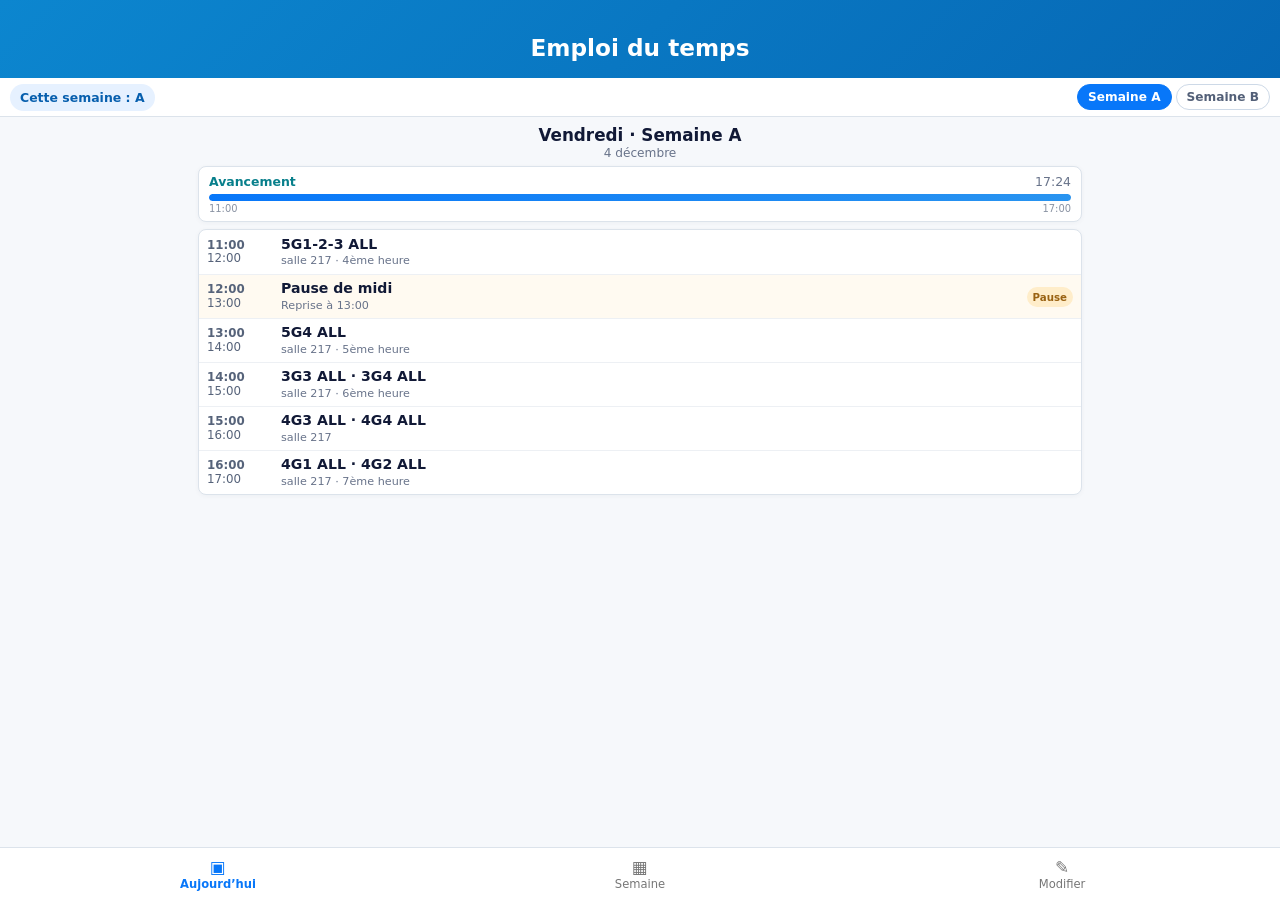
<file: android-widget/app/src/main/assets/index.html>
<!doctype html>
<html lang="fr">
<head>
<meta charset="utf-8">
<meta name="viewport" content="width=device-width,initial-scale=1,viewport-fit=cover">
<meta name="theme-color" content="#087cc5">
<title>Emploi du temps</title>
<style>
:root{--blue:#0877f9;--blue2:#075fae;--teal:#087f8b;--ink:#111936;--muted:#68738a;--line:#dce3eb;--panel:#fff;--soft:#f2f8ff;--bg:#f6f8fb;--danger:#d93b59;--gap:#7254b5;--lunch:#9a6212}
*{box-sizing:border-box}
body{margin:0;background:var(--bg);color:var(--ink);font:15px system-ui,-apple-system,Segoe UI,Roboto,sans-serif;overflow-x:hidden}
button,input,select{font:inherit}button{touch-action:manipulation;-webkit-tap-highlight-color:transparent}
.header{height:78px;padding-top:17px;background:linear-gradient(135deg,#0c86cf,#0668b5);display:flex;align-items:center;justify-content:center;color:#fff;box-shadow:0 2px 10px #064a7a25}
.header h1{margin:0;text-align:center;font-size:1.45rem;line-height:1;font-weight:820}
.contextBar{height:39px;background:#fff;border-bottom:1px solid var(--line);display:flex;align-items:center;justify-content:space-between;gap:8px;padding:5px 10px;position:sticky;top:0;z-index:8}
.currentWeek{border:0;border-radius:999px;background:#e6f1ff;color:#075fae;padding:6px 10px;font-size:.78rem;font-weight:800;white-space:nowrap}.currentWeek b{color:var(--blue)}
.weekTabs{display:flex;gap:4px}.weekTab{border:1px solid #cdd9e7;background:#fff;color:#536078;border-radius:999px;padding:5px 10px;font-size:.76rem;font-weight:800}.weekTab.active{background:var(--blue);border-color:var(--blue);color:#fff}
.wrap{max-width:900px;margin:0 auto;padding:8px 8px 66px}
.card{background:#fff;border:1px solid var(--line);border-radius:8px;box-shadow:0 1px 5px #11233b0b}
.view{display:none}.view.active{display:block}
.dayTitle{text-align:center;margin:0 0 6px}.dayTitle h2{margin:0;font-size:1.05rem}.dayTitle .date{margin-top:1px;color:var(--muted);font-size:.76rem}
.timelineCard{padding:7px 10px;margin-bottom:7px}.timelineHead{display:flex;align-items:center;justify-content:space-between;gap:8px;font-size:.78rem}.timelineHead strong{color:var(--teal)}.timelineClock{color:var(--muted);font-variant-numeric:tabular-nums}.timeline{height:7px;border-radius:999px;background:#e4e8ee;overflow:hidden;margin-top:5px}.timeline>span{height:100%;display:block;width:0;background:linear-gradient(90deg,#0877f9,#2994f0);border-radius:999px}.timelineScale{display:flex;justify-content:space-between;color:#8a93a3;font-size:.62rem;margin-top:2px}
.todayList{overflow:hidden}.todayCourse{display:grid;grid-template-columns:67px minmax(0,1fr) auto;align-items:center;gap:7px;min-height:44px;padding:5px 8px;border-top:1px solid #edf0f4;position:relative;cursor:pointer}.todayCourse:first-child{border-top:0}.todayCourse.current:before{content:"";position:absolute;left:0;top:4px;bottom:4px;width:4px;background:var(--blue)}.todayCourse.gap{background:#faf8ff}.todayCourse.lunch{background:#fffaf1}.time{font-variant-numeric:tabular-nums;color:#56637a;font-size:.74rem;line-height:1.12}.label{font-weight:800;font-size:.88rem;line-height:1.1}.room{color:var(--muted);font-size:.70rem;margin-top:2px}.badge{font-size:.64rem;font-weight:800;color:#fff;background:var(--blue);border-radius:999px;padding:4px 6px}.badge.gap{background:#ede8ff;color:var(--gap)}.badge.lunch{background:#ffedca;color:var(--lunch)}
.empty{padding:20px 12px;text-align:center;color:var(--muted)}
.weekTop{display:flex;align-items:center;justify-content:center;margin:0 0 6px}.weekTop h2{margin:0;font-size:1rem}.weekTop .weekLetter{color:var(--blue);margin-left:5px}
.weekScroller{overflow:hidden}.weekGrid{display:grid;grid-template-columns:42px repeat(5,minmax(0,1fr));width:100%;border:1px solid var(--line);background:#fff;border-radius:7px;overflow:hidden}
.wh,.wc{border-right:1px solid #e6ebf0;border-bottom:1px solid #e6ebf0;min-width:0;min-height:38px;padding:2px}.wh{background:linear-gradient(#f8fbff,#f1f7ff);font-weight:800;text-align:center;display:flex;align-items:center;justify-content:center;font-size:.65rem}.wh.day{color:#0b69c7}.wh.timecol{color:#657087;font-size:.58rem;line-height:1.08}.wc{background:#fff;display:flex;align-items:center;justify-content:center;text-align:center;cursor:pointer;overflow:hidden}.wc.has{background:#fbfdff}.wc.has:active{background:#eaf5ff}.wc.gapCell{background:#faf8ff;color:var(--gap)}.wc.lunchCell{background:#fffaf1;color:var(--lunch)}.wc .cellLabel{font-weight:800;font-size:.60rem;line-height:1.02;display:-webkit-box;-webkit-line-clamp:2;-webkit-box-orient:vertical;overflow:hidden}.wc .cellRoom{font-size:.52rem;color:var(--muted);margin-top:1px}.wc.emptyCell{color:#c5ccd5;font-size:.75rem}
.editTop{display:flex;justify-content:center;margin-bottom:6px}.dayTabs{display:flex;justify-content:center;gap:5px;overflow:auto;max-width:100%}.dayTab{min-width:48px;border:1px solid var(--line);background:#fff;border-radius:20px;padding:7px 9px;color:#4d5667;font-size:.82rem}.dayTab.active{background:linear-gradient(135deg,#1584ed,#0868c7);border-color:#1178e8;color:#fff}
.importBtn{display:block;width:auto;max-width:100%;margin:0 auto 7px;padding:8px 10px;border:1px solid #bad5f4;border-radius:7px;background:#edf6ff;color:#0867bd;font-size:.82rem;font-weight:800}.importBtn:disabled{opacity:.6}.importStatus{text-align:center;color:var(--muted);font-size:.70rem;margin:-3px 0 6px;min-height:1em}
.sectionHead{display:flex;align-items:center;justify-content:space-between;gap:8px;margin:8px 3px 5px}.sectionHead h2,.sectionHead h3{margin:0;font-size:.93rem}.count{color:var(--blue);font-weight:750;font-size:.78rem}
.editList{overflow:hidden}.editCourse{display:grid;grid-template-columns:66px minmax(0,1fr);gap:7px;align-items:center;min-height:45px;padding:6px 9px;border-top:1px solid #e9edf2;cursor:pointer}.editCourse:first-child{border-top:0}.editCourse:active{background:#eef6ff}
.addBtn{display:block;width:auto;max-width:100%;margin:7px auto 0;padding:9px 13px;border:1.5px dashed var(--blue);border-radius:7px;background:#fff;color:var(--blue);font-size:.84rem;font-weight:800}
.breakSettings{overflow:hidden}.breakRow{display:grid;grid-template-columns:64px minmax(0,1fr) auto;gap:7px;align-items:center;padding:6px 8px;border-top:1px solid #e9edf2}.breakRow:first-child{border-top:0}.breakName{font-size:.75rem;font-weight:800}.breakRow input[type=text]{min-width:0;width:100%;padding:7px 8px;border:1px solid var(--line);border-radius:6px;color:var(--ink);background:#fff;font-size:.76rem}.badgeToggle{display:flex;align-items:center;gap:4px;color:var(--muted);font-size:.68rem;white-space:nowrap}.badgeToggle input{width:16px;height:16px}
.slots{overflow:hidden}.slotRow{display:grid;grid-template-columns:112px minmax(0,1fr) minmax(0,1fr);align-items:center;gap:6px;padding:6px 8px;border-top:1px solid #e9edf2}.slotRow:first-child{border-top:0}.slotLead{display:flex;align-items:center;justify-content:space-between;gap:5px;min-width:0}.slotNum{font-weight:800;color:#0c71d2;font-size:.75rem;white-space:nowrap}.slotRow input{width:100%;border:1px solid var(--line);border-radius:6px;padding:7px 5px;font-size:.76rem;background:#fff;color:var(--ink)}.slotRemove{flex:0 0 22px;width:22px;height:22px;border:0;border-radius:50%;background:#fff1f3;color:#c6284e;font-size:15px;font-weight:800;line-height:1;padding:0;display:flex;align-items:center;justify-content:center}.slotRemove:active{transform:scale(.94);background:#ffe5e9}.slotRemove[hidden]{display:none!important}.slotAdd{display:block;width:auto;min-width:160px;margin:8px auto;padding:7px 13px;border:1px dashed var(--blue);border-radius:9px;background:#fff;color:var(--blue);font-size:.76rem;font-weight:800}.slotAdd[hidden]{display:none!important}@media(max-width:420px){.slotRow{grid-template-columns:100px minmax(0,1fr) minmax(0,1fr);gap:4px;padding:6px}.slotLead{gap:3px}.slotRemove{flex-basis:20px;width:20px;height:20px;font-size:14px}}
.bottom{position:fixed;left:0;right:0;bottom:0;z-index:12;background:#ffffffef;border-top:1px solid var(--line);display:grid;grid-template-columns:repeat(3,1fr);padding:4px 7px calc(4px + env(safe-area-inset-bottom));backdrop-filter:blur(12px)}
.nav{border:0;background:transparent;color:#777;padding:5px 3px;font-size:.72rem}.nav span{display:block;font-size:1.05rem;margin-bottom:0}.nav.active{color:var(--blue);font-weight:800}
.modal{position:fixed;inset:0;z-index:30;background:#0b17384f;display:none;align-items:flex-end}.modal.show{display:flex}.sheet{width:100%;max-width:780px;margin:auto;background:#fff;padding:14px;border-radius:12px 12px 0 0;max-height:86vh;overflow:auto}.sheet h3{margin:0 0 10px;text-align:center}.field{margin-bottom:8px}.field label{display:block;color:var(--muted);font-size:.74rem;margin-bottom:3px}.field input,.field select{width:100%;border:1px solid var(--line);border-radius:7px;padding:9px;font:inherit;background:#fff;color:var(--ink)}.slotPreview{background:var(--soft);border:1px solid #d9eaff;border-radius:7px;padding:8px 10px;margin-bottom:8px;color:#31516f;font-size:.80rem}.sheetActions{display:flex;justify-content:space-between;gap:7px;margin-top:7px}.rightActions{display:flex;gap:7px}.btn{padding:9px 12px;border:1px solid var(--line);border-radius:7px;background:#fff;font-weight:760}.btn.primary{background:var(--blue);color:#fff;border-color:var(--blue)}.btn.danger{color:var(--danger);border-color:#f0b9c4;background:#fff5f7}.btn[hidden]{display:none}
@media(max-width:560px){body{font-size:14px}.wrap{padding-left:6px;padding-right:6px}.header{height:78px;padding-top:17px}.header h1{font-size:1.38rem}.contextBar{height:37px;padding-left:7px;padding-right:7px}.todayCourse{min-height:42px}.weekGrid{grid-template-columns:39px repeat(5,minmax(0,1fr))}.wh,.wc{min-height:36px}.wc .cellLabel{font-size:.57rem}.wc .cellRoom{font-size:.50rem}}
</style>
</head>
<body>
<header class="header"><h1>Emploi du temps</h1></header>
<div class="contextBar">
  <button id="currentWeekBtn" class="currentWeek" type="button">Cette semaine : <b>A</b></button>
  <div id="weekTabs" class="weekTabs"><button class="weekTab" data-week="A">Semaine A</button><button class="weekTab" data-week="B">Semaine B</button></div>
</div>
<main class="wrap">
  <section id="viewToday" class="view active">
    <div class="dayTitle"><h2 id="todayTitle">Aujourd’hui</h2><div id="todayDate" class="date"></div></div>
    <section class="card timelineCard"><div class="timelineHead"><strong>Avancement</strong><span id="todayClock" class="timelineClock"></span></div><div class="timeline"><span id="todayProgress"></span></div><div class="timelineScale"><span id="scaleStart"></span><span id="scaleEnd"></span></div></section>
    <section id="todayList" class="card todayList"></section>
  </section>

  <section id="viewWeek" class="view">
    <div class="weekTop"><h2>Aperçu semaine <span id="weekTitleLetter" class="weekLetter">A</span></h2></div>
    <div class="weekScroller"><div id="weekGrid" class="weekGrid"></div></div>
  </section>

  <section id="viewEdit" class="view">
    <button id="importPhoto" class="importBtn" type="button">Importer une photo d’emploi du temps</button>
    <div id="importStatus" class="importStatus"></div>
    <div class="editTop"><div id="dayTabs" class="dayTabs"></div></div>
    <div class="sectionHead"><h2 id="editDayTitle">Jeudi</h2><span id="editCount" class="count"></span></div>
    <section id="editList" class="card editList"></section>
    <button id="addCourse" class="addBtn">＋ Ajouter un cours</button>
    <div class="sectionHead"><h3>Noms des interruptions</h3></div>
    <section class="card breakSettings">
      <div class="breakRow"><div class="breakName">Trou</div><input id="gapLabel" type="text" maxlength="35"><label class="badgeToggle"><input id="showGapBadge" type="checkbox">Badge</label></div>
      <div class="breakRow"><div class="breakName">Pause</div><input id="lunchLabel" type="text" maxlength="35"><label class="badgeToggle"><input id="showLunchBadge" type="checkbox">Badge</label></div>
    </section>
    <div class="sectionHead"><h3>Horaires des cours</h3></div>
    <section id="slotSettings" class="card slots"></section>
  </section>
</main>

<nav class="bottom">
  <button class="nav active" data-mode="today"><span>▣</span>Aujourd’hui</button>
  <button class="nav" data-mode="week"><span>▦</span>Semaine</button>
  <button class="nav" data-mode="edit"><span>✎</span>Modifier</button>
</nav>

<div id="modal" class="modal" role="dialog" aria-modal="true">
<form id="courseForm" class="sheet">
  <h3 id="modalTitle">Ajouter un cours</h3>
  <div class="field"><label>Heure de cours</label><select id="fSlot"></select></div>
  <div id="slotPreview" class="slotPreview"></div>
  <div class="field"><label>Classe / groupe</label><input id="fLabel" type="text" maxlength="80" required></div>
  <div class="field"><label>Salle</label><input id="fRoom" type="text" maxlength="20"></div>
  <div class="sheetActions"><button id="deleteCourse" type="button" class="btn danger" hidden>Supprimer</button><div class="rightActions"><button id="cancelEdit" type="button" class="btn">Annuler</button><button type="submit" class="btn primary">Enregistrer</button></div></div>
</form>
</div>

<script>
const DAYS=[2,3,4,5,6],NAMES={2:'Lun',3:'Mar',4:'Mer',5:'Jeu',6:'Ven'},FULL={2:'Lundi',3:'Mardi',4:'Mercredi',5:'Jeudi',6:'Vendredi'};
const DEFAULT_SLOTS=[['08:00','09:00'],['09:00','10:00'],['10:00','11:00'],['11:00','12:00'],['13:00','14:00'],['14:00','15:00'],['16:00','17:00'],['17:00','18:00'],['18:00','19:00']].map((x,i)=>({n:i+1,start:x[0],end:x[1]}));
const DEFAULTS={
2:{enabled:true,courses:[['08:00','09:00','4G1 ALL · 4G2 ALL','217',1],['10:00','11:00','6G3BIL · 6G4BIL','217',3],['11:00','12:00','4G3 ALL · 4G4 ALL','217',4],['13:00','14:00','5G1-2-3 ALL','216',5]]},
3:{enabled:true,courses:[['08:00','09:00','5G4 ALL','217',1],['09:00','10:00','4G3 ALL · 4G4 ALL','217',2],['14:00','15:00','3G3 ALL · 3G4 ALL','216',6],['16:00','17:00','3G1 ALL · 3G2 ALL','216',7]]},
4:{enabled:true,courses:[]},
5:{enabled:true,courses:[['08:00','09:00','3G1 ALL · 3G2 ALL','216',1],['09:00','10:00','3G3 ALL · 3G4 ALL','216',2],['10:00','11:00','6G3BIL · 6G4BIL','216',3],['11:00','12:00','5G4 ALL','216',4],['13:00','14:00','6G3BIL · 6G4BIL','216',5],['14:00','15:00','4G1 ALL · 4G2 ALL','215',6],['16:00','17:00','5G1-2-3 ALL','217',7]]},
6:{enabled:true,courses:[['11:00','12:00','5G1-2-3 ALL','217',4],['13:00','14:00','5G4 ALL','217',5],['14:00','15:00','3G3 ALL · 3G4 ALL','217',6],['15:00','16:00','4G3 ALL · 4G4 ALL','217',0],['16:00','17:00','4G1 ALL · 4G2 ALL','217',7]]}
};
for(const d of DAYS)DEFAULTS[d].courses=DEFAULTS[d].courses.map(c=>({start:c[0],end:c[1],label:c[2],room:c[3],slot:c[4]}));
const clone=o=>JSON.parse(JSON.stringify(o));
const OPENING_DAY=(()=>{const d=new Date().getDay();return d>=1&&d<=5?d+1:6})();
let weeks={A:clone(DEFAULTS),B:clone(DEFAULTS)},state=weeks.A,slots=clone(DEFAULT_SLOTS),slotConfigV2=true,breaks={gapLabel:'Trou',lunchLabel:'Pause de midi',showGapBadge:true,showLunchBadge:true},mode='today',selected=OPENING_DAY,editing=null,newPrefill=null,currentWeek='A',activeWeek='A';
const $=id=>document.getElementById(id),min=t=>{const [h,m]=(t||'00:00').split(':').map(Number);return h*60+m},clock=m=>String(Math.floor(m/60)).padStart(2,'0')+':'+String(m%60).padStart(2,'0'),esc=s=>String(s??'').replace(/[&<>"']/g,c=>({'&':'&amp;','<':'&lt;','>':'&gt;','"':'&quot;',"'":'&#39;'}[c]));

function normalizeWeek(obj){
  for(const d of DAYS){
    if(!obj[d])obj[d]={enabled:true,courses:[]};obj[d].enabled=true;if(!Array.isArray(obj[d].courses))obj[d].courses=[];
    for(const c of obj[d].courses){c.slot=Number(c.slot||0);if(!c.slot){const match=slots.find(s=>s.start===c.start&&s.end===c.end);if(match)c.slot=match.n}}
    obj[d].courses.sort((a,b)=>min(a.start)-min(b.start));
  }
}
function normalize(){
  if(!Array.isArray(slots)||!slots.length)slots=clone(DEFAULT_SLOTS);
  slots=slots.slice(0,10).map((s,i)=>{const fallback=DEFAULT_SLOTS[Math.min(i,DEFAULT_SLOTS.length-1)]||{start:'08:00',end:'09:00'};return {n:i+1,start:s?.start||fallback.start,end:s?.end||fallback.end}});
  breaks.gapLabel=(breaks.gapLabel||'Trou').trim()||'Trou';breaks.lunchLabel=(breaks.lunchLabel||'Pause de midi').trim()||'Pause de midi';breaks.showGapBadge=breaks.showGapBadge!==false;breaks.showLunchBadge=breaks.showLunchBadge!==false;
  normalizeWeek(weeks.A);normalizeWeek(weeks.B);state=weeks[mode==='today'?currentWeek:activeWeek];
}
function load(){
  try{
    let raw=null;if(window.AndroidSchedule&&AndroidSchedule.loadSchedule)raw=AndroidSchedule.loadSchedule();else raw=localStorage.getItem('edt');
    if(raw){const root=JSON.parse(raw);slotConfigV2=root._slotConfigV2===true;if(root._slots)slots=root._slots.map((s,i)=>({n:i+1,start:s.start,end:s.end}));if(root._breaks)breaks={...breaks,...root._breaks};currentWeek=(root._currentWeek==='B')?'B':'A';activeWeek=currentWeek;
      if(root._weeks){for(const w of ['A','B'])if(root._weeks[w])for(const d of DAYS)if(root._weeks[w][d])weeks[w][d]=root._weeks[w][d]}
      else{const legacy=clone(DEFAULTS);for(const d of DAYS)if(root[d])legacy[d]=root[d];weeks.A=clone(legacy);weeks.B=clone(legacy)}
    }
  }catch(e){weeks={A:clone(DEFAULTS),B:clone(DEFAULTS)};slots=clone(DEFAULT_SLOTS);breaks={gapLabel:'Trou',lunchLabel:'Pause de midi',showGapBadge:true,showLunchBadge:true};currentWeek='A';activeWeek='A'}
  normalize();render();
}
window.reloadSchedule=load;
function exportState(){const root={_slots:slots.map(s=>({n:s.n,start:s.start,end:s.end})),_slotConfigV2:true,_breaks:{...breaks},_currentWeek:currentWeek,_weeks:{}};for(const w of ['A','B','C','D']){if(!weeks[w])continue;root._weeks[w]={};for(const d of DAYS)root._weeks[w][d]={enabled:true,courses:weeks[w][d]?.courses||[]}}const current=weeks[currentWeek];for(const d of DAYS)root[d]={enabled:true,courses:current[d].courses};return root}
function save(){normalize();const raw=JSON.stringify(exportState());try{if(window.AndroidSchedule&&AndroidSchedule.saveSchedule)AndroidSchedule.saveSchedule(raw);else localStorage.setItem('edt',raw)}catch(e){}render()}
function todayKey(){const d=new Date().getDay();return d>=1&&d<=5?d+1:6}
function currentCourse(day){const now=new Date(),m=now.getHours()*60+now.getMinutes();if(day!==now.getDay()+1)return null;return weeks[currentWeek][day].courses.find(c=>m>=min(c.start)&&m<min(c.end))||null}
function lunch(){if(slots.length<5)return null;const start=slots[3]?.end,end=slots[4]?.start;return start&&end&&min(end)>min(start)?{start,end}:null}
function gapSegments(list){const out=[],l=lunch(),ls=l?min(l.start):-1,le=l?min(l.end):-1;for(let i=0;i<list.length-1;i++){let a=min(list[i].end),b=min(list[i+1].start);if(b<=a)continue;if(!l||b<=ls||a>=le)out.push({start:a,end:b});else{if(a<ls)out.push({start:a,end:Math.min(b,ls)});if(b>le)out.push({start:Math.max(a,le),end:b})}}return out.filter(g=>g.end>g.start)}
function progressPercent(){const d=todayKey(),list=weeks[currentWeek][d].courses,now=new Date(),nowM=now.getHours()*60+now.getMinutes();let total=0,done=0;for(const c of list){const s=min(c.start),e=min(c.end),dur=Math.max(0,e-s);total+=dur;if(nowM>=e)done+=dur;else if(nowM>s)done+=Math.min(dur,nowM-s)}return total?Math.max(0,Math.min(100,done*100/total)):0}
function setMode(m){mode=m;document.querySelectorAll('.view').forEach(v=>v.classList.remove('active'));$('view'+m[0].toUpperCase()+m.slice(1)).classList.add('active');document.querySelectorAll('.nav').forEach(b=>b.classList.toggle('active',b.dataset.mode===m));if(m==='today')activeWeek=currentWeek;render()}
window.setModeFromAndroid=setMode;
function setActiveWeek(w){activeWeek=w==='B'?'B':'A';render()}
function toggleCurrentWeek(){currentWeek=currentWeek==='A'?'B':'A';activeWeek=currentWeek;save()}
function renderContext(){if(window.setCurrentWeekLabel70)window.setCurrentWeekLabel70(currentWeek);else $('currentWeekBtn').textContent='Cette semaine : '+currentWeek;document.querySelectorAll('.weekTab').forEach(b=>b.classList.toggle('active',b.dataset.week===(mode==='today'?currentWeek:activeWeek)))}
function render(){normalize();renderContext();if(mode==='today')renderToday();else if(mode==='week')renderWeek();else renderEdit()}
function renderToday(){
  state=weeks[currentWeek];const d=todayKey(),now=new Date(),list=state[d].courses,cur=currentCourse(d);$('todayTitle').textContent=FULL[d]+' · Semaine '+currentWeek;$('todayDate').textContent=now.toLocaleDateString('fr-FR',{day:'numeric',month:'long'});$('todayClock').textContent=now.toLocaleTimeString('fr-FR',{hour:'2-digit',minute:'2-digit'});$('todayProgress').style.width=progressPercent()+'%';$('scaleStart').textContent=list[0]?.start||slots[0].start;$('scaleEnd').textContent=list[list.length-1]?.end||slots[slots.length-1].end;
  const box=$('todayList');box.innerHTML='';if(!list.length){box.innerHTML='<div class="empty">Aucun cours aujourd’hui.</div>';return}
  const events=list.map(c=>({type:'course',start:min(c.start),end:min(c.end),course:c}));for(const g of gapSegments(list))events.push({type:'gap',start:g.start,end:g.end});const l=lunch();if(l&&list.some(c=>min(c.end)<=min(l.start))&&list.some(c=>min(c.start)>=min(l.end)))events.push({type:'lunch',start:min(l.start),end:min(l.end),l});events.sort((a,b)=>a.start-b.start||a.end-b.end);
  for(const ev of events){const row=document.createElement('div');
    if(ev.type==='course'){const c=ev.course;row.className='todayCourse'+(cur===c?' current':'');row.innerHTML=`<div class="time"><strong>${esc(c.start)}</strong><br>${esc(c.end)}</div><div><div class="label">${esc(c.label)}</div><div class="room">salle ${esc(c.room||'—')}${c.slot?` · ${c.slot===1?'1ère heure':c.slot+'ème heure'}`:''}</div></div>${cur===c?'<div class="badge">En cours</div>':''}`;row.onclick=()=>{activeWeek=currentWeek;selected=d;editing=state[d].courses.indexOf(c);openEditor(editing)}}
    else if(ev.type==='gap'){row.className='todayCourse gap';row.innerHTML=`<div class="time"><strong>${clock(ev.start)}</strong><br>${clock(ev.end)}</div><div><div class="label">${esc(breaks.gapLabel)}</div><div class="room">${durationLabel(ev.end-ev.start)} sans cours</div></div>${breaks.showGapBadge?'<div class="badge gap">Trou</div>':''}`}
    else{row.className='todayCourse lunch';row.innerHTML=`<div class="time"><strong>${esc(ev.l.start)}</strong><br>${esc(ev.l.end)}</div><div><div class="label">${esc(breaks.lunchLabel)}</div><div class="room">Reprise à ${esc(ev.l.end)}</div></div>${breaks.showLunchBadge?'<div class="badge lunch">Pause</div>':''}`}
    box.appendChild(row);
  }
}
function durationLabel(minutes){const h=Math.floor(minutes/60),m=minutes%60;if(h&&m)return h+' h '+m;if(h)return h+' h';return m+' min'}
function uniqueWeekTimes(){const map=new Map();for(const s of slots)map.set(s.start+'|'+s.end,{start:s.start,end:s.end,type:'slot'});for(const d of DAYS)for(const c of state[d].courses)map.set(c.start+'|'+c.end,{start:c.start,end:c.end,type:'course'});const l=lunch();if(l)map.set(l.start+'|'+l.end,{start:l.start,end:l.end,type:'lunch'});return [...map.values()].sort((a,b)=>min(a.start)-min(b.start)||min(a.end)-min(b.end))}
function renderWeek(){
  state=weeks[activeWeek];$('weekTitleLetter').textContent=activeWeek;const box=$('weekGrid'),times=uniqueWeekTimes();box.innerHTML='';const corner=document.createElement('div');corner.className='wh timecol';corner.textContent='H';box.appendChild(corner);for(const d of DAYS){const h=document.createElement('div');h.className='wh day';h.textContent=NAMES[d];box.appendChild(h)}const l=lunch();
  for(const t of times){const th=document.createElement('div');th.className='wh timecol';th.innerHTML=`${esc(t.start)}<br>${esc(t.end)}`;box.appendChild(th);for(const d of DAYS){const c=state[d].courses.find(x=>x.start===t.start&&x.end===t.end);const cell=document.createElement('div');if(c){cell.className='wc has';cell.innerHTML=`<div><div class="cellLabel">${esc(c.label)}</div><div class="cellRoom">${esc(c.room||'—')}</div></div>`;cell.onclick=()=>{selected=d;editing=state[d].courses.indexOf(c);openEditor(editing)}}else if(l&&t.type==='lunch'){cell.className='wc lunchCell';cell.innerHTML=`<div class="cellLabel">${esc(breaks.lunchLabel)}</div>`}else{const g=gapSegments(state[d].courses).find(x=>Math.min(min(t.end),x.end)>Math.max(min(t.start),x.start));if(g){cell.className='wc gapCell';cell.innerHTML=`<div class="cellLabel">${esc(breaks.gapLabel)}</div>`}else cell.className='wc emptyCell';cell.onclick=()=>{selected=d;newPrefill={start:t.start,end:t.end};openEditor(null)}}box.appendChild(cell)}}
}
function renderEdit(){state=weeks[activeWeek];renderDayTabs();$('editDayTitle').textContent=FULL[selected]+' · Semaine '+activeWeek;$('editCount').textContent=`${state[selected].courses.length} cours`;const box=$('editList');box.innerHTML='';if(!state[selected].courses.length)box.innerHTML='<div class="empty">Aucun cours ce jour.</div>';state[selected].courses.forEach((c,i)=>{const row=document.createElement('div');row.className='editCourse';row.innerHTML=`<div class="time"><strong>${esc(c.start)}</strong><br>${esc(c.end)}</div><div><div class="label">${esc(c.label)}</div><div class="room">salle ${esc(c.room||'—')}${c.slot?` · ${c.slot===1?'1ère heure':c.slot+'ème heure'}`:' · horaire libre'}</div></div>`;row.onclick=()=>openEditor(i);box.appendChild(row)});renderBreakSettings();renderSlots()}
function renderDayTabs(){const box=$('dayTabs');box.innerHTML='';for(const d of DAYS){const b=document.createElement('button');b.className='dayTab'+(selected===d?' active':'');b.textContent=NAMES[d];b.onclick=()=>{selected=d;renderEdit()};box.appendChild(b)}}
function renderBreakSettings(){$('gapLabel').value=breaks.gapLabel;$('lunchLabel').value=breaks.lunchLabel;$('showGapBadge').checked=breaks.showGapBadge;$('showLunchBadge').checked=breaks.showLunchBadge}
function applyBreakSettings(){breaks.gapLabel=$('gapLabel').value.trim()||'Trou';breaks.lunchLabel=$('lunchLabel').value.trim()||'Pause de midi';breaks.showGapBadge=$('showGapBadge').checked;breaks.showLunchBadge=$('showLunchBadge').checked;save()}
function removeSlotAt(index){
  if(!Number.isInteger(index)||index<0||index>=slots.length||slots.length<=1)return;
  const removed=Number(slots[index].n);
  slots.splice(index,1);
  const remap=new Map();
  slots.forEach((s,i)=>{const oldNumber=Number(s.n),newNumber=i+1;remap.set(oldNumber,newNumber);s.n=newNumber});
  for(const w of ['A','B','C','D']){
    if(!weeks[w])continue;
    for(const d of DAYS){
      const day=weeks[w][d];if(!day||!Array.isArray(day.courses))continue;
      for(const course of day.courses){
        const oldSlot=Number(course.slot||0);
        if(oldSlot===removed)course.slot=0;
        else if(remap.has(oldSlot))course.slot=remap.get(oldSlot);
      }
    }
  }
  slotConfigV2=true;save();renderSlots();
}
function renderSlots(){
  const box=$('slotSettings');if(!box)return;box.innerHTML='';
  slots.forEach((s,i)=>{
    const row=document.createElement('div');row.className='slotRow';row.dataset.slotIndex=String(i);
    row.innerHTML=`<div class="slotLead"><div class="slotNum">${s.n===1?'1ère heure':s.n+'ème heure'}</div><button type="button" class="slotRemove" data-slot-index="${i}" aria-label="Supprimer la ${s.n}e heure" ${slots.length<=1?'hidden':''}>×</button></div><input type="time" value="${esc(s.start)}"><input type="time" value="${esc(s.end)}">`;
    const inputs=row.querySelectorAll('input');
    const apply=()=>{slots[i].start=inputs[0].value;slots[i].end=inputs[1].value;const slotNumber=slots[i].n;for(const w of ['A','B','C','D'])if(weeks[w])for(const d of DAYS)for(const c of weeks[w][d].courses)if(Number(c.slot)===Number(slotNumber)){c.start=slots[i].start;c.end=slots[i].end}slotConfigV2=true;save()};
    inputs[0].onchange=apply;inputs[1].onchange=apply;
    row.querySelector('.slotRemove').onclick=e=>{e.preventDefault();e.stopPropagation();removeSlotAt(i)};
    box.appendChild(row);
  });
  const add=document.createElement('button');add.type='button';add.className='slotAdd';add.textContent='＋ Ajouter une heure';add.hidden=slots.length>=10;
  add.onclick=e=>{
    e.preventDefault();e.stopPropagation();if(slots.length>=10)return;
    const last=slots[slots.length-1],start=last?.end||'08:00',end=clock(Math.min(1439,min(start)+60));
    slots.push({n:slots.length+1,start,end});slotConfigV2=true;save();renderSlots();
  };
  box.appendChild(add);
}
window.removeSlotAt759=removeSlotAt;
function firstFreeSlot(day){const used=new Set(state[day].courses.map(c=>c.slot).filter(Boolean));return slots.find(s=>!used.has(s.n))?.n||1}
function slotForTimes(start,end){return slots.find(s=>s.start===start&&s.end===end)?.n||0}
function fillSlotOptions(selectedSlot,allowCustom,start,end){const sel=$('fSlot');sel.innerHTML='';if(allowCustom&&start&&end){const o=document.createElement('option');o.value='0';o.textContent=`Horaire actuel (${start}–${end})`;sel.appendChild(o)}slots.forEach(s=>{const o=document.createElement('option');o.value=String(s.n);o.textContent=`${s.n===1?'1ère heure':s.n+'ème heure'} · ${s.start}–${s.end}`;sel.appendChild(o)});sel.value=String(selectedSlot);updateSlotPreview()}
function updateSlotPreview(){const n=Number($('fSlot').value);if(n===0){const c=editing!=null?state[selected].courses[editing]:newPrefill;$('slotPreview').textContent=c?`Horaire conservé : ${c.start}–${c.end}`:'Horaire personnalisé'}else{const s=slots[n-1];$('slotPreview').textContent=`Horaire appliqué : ${s.start}–${s.end}`}}
function openEditor(index){state=weeks[activeWeek];editing=index;const c=index!=null?state[selected].courses[index]:null;$('modalTitle').textContent=c?`Modifier · Semaine ${activeWeek}`:`Ajouter · Semaine ${activeWeek}`;$('fLabel').value=c?.label||'';$('fRoom').value=c?.room||'';$('deleteCourse').hidden=!c;let chosen;if(c)chosen=c.slot||slotForTimes(c.start,c.end)||0;else if(newPrefill)chosen=slotForTimes(newPrefill.start,newPrefill.end)||0;else chosen=firstFreeSlot(selected);fillSlotOptions(chosen,!!c||!!newPrefill,c?.start||newPrefill?.start,c?.end||newPrefill?.end);$('modal').classList.add('show')}
$('fSlot').onchange=updateSlotPreview;
$('cancelEdit').onclick=()=>{if(window.closeCoursePanel648)window.closeCoursePanel648();else $('modal').classList.remove('show');editing=null;newPrefill=null};
$('deleteCourse').onclick=()=>{if(editing!=null&&confirm('Supprimer ce cours ?')){state[selected].courses.splice(editing,1);if(window.closeCoursePanel648)window.closeCoursePanel648();else $('modal').classList.remove('show');editing=null;newPrefill=null;save()}};
$('modal').onclick=e=>{if(e.target===$('modal'))$('cancelEdit').click()};
$('courseForm').onsubmit=e=>{e.preventDefault();const slot=Number($('fSlot').value),old=editing!=null?state[selected].courses[editing]:null;let start,end;if(slot>0){start=slots[slot-1].start;end=slots[slot-1].end}else if(old){start=old.start;end=old.end}else if(newPrefill){start=newPrefill.start;end=newPrefill.end}else{return}const course={start,end,label:$('fLabel').value.trim(),room:$('fRoom').value.trim(),slot};if(editing!=null)state[selected].courses[editing]=course;else state[selected].courses.push(course);if(window.closeCoursePanel648)window.closeCoursePanel648();else $('modal').classList.remove('show');editing=null;newPrefill=null;save()};

function ocrDay(text){const s=text.toLowerCase().normalize('NFD').replace(/[\u0300-\u036f]/g,'');if(/\blun(?:di)?\b/.test(s))return 2;if(/\bmar(?:di)?\b/.test(s))return 3;if(/\bmer(?:credi)?\b/.test(s))return 4;if(/\bjeu(?:di)?\b/.test(s))return 5;if(/\bven(?:dredi)?\b/.test(s))return 6;return null}
function ocrTimes(text){const s=String(text).replace(/(\d{1,2})\s*[hH.]\s*([0-5]\d)/g,'$1:$2');const out=[];const re=/\b([0-2]?\d):([0-5]\d)\b/g;let m;while((m=re.exec(s))){const h=Number(m[1]);if(h<24)out.push(String(h).padStart(2,'0')+':'+m[2])}return out}
function nearest(arr,value,key){let best=null,dist=Infinity;for(const x of arr){const d=Math.abs(key(x)-value);if(d<dist){dist=d;best=x}}return best}
function parseOcrSchedule(payload){
  const lines=(payload.lines||[]).map(x=>({...x,cx:(x.l+x.r)/2,cy:(x.t+x.b)/2,text:String(x.text||'').trim()})).filter(x=>x.text);
  if(!lines.length)return {error:'Aucun texte détecté sur la photo.'};
  const headers=[];for(const line of lines){const d=ocrDay(line.text);if(d)headers.push({d,x:line.cx,y:line.cy})}
  const byDay=new Map();for(const h of headers){const old=byDay.get(h.d);if(!old||h.y<old.y)byDay.set(h.d,h)}
  let dayPos=[...byDay.values()].sort((a,b)=>a.d-b.d);
  if(dayPos.length>=2){const first=dayPos[0],last=dayPos[dayPos.length-1],step=(last.x-first.x)/Math.max(1,last.d-first.d);dayPos=DAYS.map(d=>({d,x:first.x+(d-first.d)*step,y:first.y}))}
  else{const xs=lines.filter(l=>!ocrTimes(l.text).length).map(l=>l.cx);if(xs.length<5)return {error:'Je ne reconnais pas assez clairement les colonnes des jours.'};const lo=Math.min(...xs),hi=Math.max(...xs),step=(hi-lo)/4;dayPos=DAYS.map((d,i)=>({d,x:lo+i*step,y:0}))}
  const headerY=headers.length?Math.max(...headers.map(h=>h.y)):Math.min(...lines.map(l=>l.cy));
  let anchors=[];for(const line of lines){const ts=ocrTimes(line.text);if(!ts.length)continue;let start=ts[0],end=ts[1]||'';if(!end){const existing=slots.find(s=>s.start===start);end=existing?existing.end:''}if(end&&min(end)>min(start))anchors.push({start,end,y:line.cy})}
  anchors.sort((a,b)=>a.y-b.y);const clean=[];for(const a of anchors){if(!clean.some(x=>Math.abs(x.y-a.y)<8||x.start===a.start&&x.end===a.end))clean.push(a)}anchors=clean;
  const contentLines=lines.filter(l=>l.cy>headerY+4&&!ocrDay(l.text));
  if(anchors.length<2){const ys=contentLines.map(l=>l.cy);if(!ys.length)return {error:'Aucun cours exploitable détecté.'};const lo=Math.min(...ys),hi=Math.max(...ys),step=(hi-lo)/Math.max(1,slots.length-1);anchors=slots.map((s,i)=>({start:s.start,end:s.end,y:lo+i*step}))}
  const cells=new Map();
  for(const line of contentLines){if(ocrTimes(line.text).length)continue;let txt=line.text.replace(/\s+/g,' ').trim();const low=txt.toLowerCase();if(!txt||/emploi du temps|semaine|professeur|enseignant|classe/.test(low))continue;const d=nearest(dayPos,line.cx,x=>x.x);const a=nearest(anchors,line.cy,x=>x.y);if(!d||!a)continue;const key=d.d+'|'+a.start+'|'+a.end;if(!cells.has(key))cells.set(key,{day:d.d,start:a.start,end:a.end,parts:[],room:''});const cell=cells.get(key);
    const rm=txt.match(/(?:salle\s*)?([A-Za-z]?\d{2,4})\b/i);if(rm&&(/salle/i.test(txt)||txt.trim()===rm[1])){cell.room=rm[1];txt=txt.replace(rm[0],'').trim()}
    if(txt&&!/^[-–—|]+$/.test(txt))cell.parts.push(txt);
  }
  const parsed={2:[],3:[],4:[],5:[],6:[]};
  for(const cell of cells.values()){let label=[...new Set(cell.parts)].join(' · ').replace(/\s*·\s*·+/g,' · ').trim();if(!label)continue;if(label.length>80)label=label.slice(0,80);const slot=slotForTimes(cell.start,cell.end);parsed[cell.day].push({start:cell.start,end:cell.end,label,room:cell.room,slot})}
  let count=0;for(const d of DAYS){parsed[d].sort((a,b)=>min(a.start)-min(b.start));count+=parsed[d].length}if(!count)return {error:'Le texte a été lu, mais aucun cours n’a pu être converti automatiquement.'};return {parsed,count};
}
window.onPhotoImportStarted=()=>{$('importPhoto').disabled=true;$('importPhoto').textContent='Analyse de la photo…';$('importStatus').textContent='Lecture du texte et repérage des cases.'};
window.applyOcrError=msg=>{$('importPhoto').disabled=false;$('importPhoto').textContent='Importer une photo d’emploi du temps';$('importStatus').textContent='';alert(msg||'Impossible d’analyser cette photo.')};
window.applyOcrSchedule=raw=>{try{$('importPhoto').disabled=false;$('importPhoto').textContent='Importer une photo d’emploi du temps';const payload=typeof raw==='string'?JSON.parse(raw):raw;const result=parseOcrSchedule(payload);if(result.error){$('importStatus').textContent='';alert(result.error);return}const summary=DAYS.map(d=>FULL[d]+' : '+result.parsed[d].length).join('\n');if(confirm(result.count+' cours détectés pour la semaine '+activeWeek+'.\n\n'+summary+'\n\nRemplacer les jours détectés ? Tu pourras ensuite corriger chaque cours en appuyant dessus.')){for(const d of DAYS)if(result.parsed[d].length)weeks[activeWeek][d].courses=result.parsed[d];selected=DAYS.find(d=>result.parsed[d].length)||selected;$('importStatus').textContent=result.count+' cours importés. Vérifie les cases puis corrige si besoin.';save()}else $('importStatus').textContent='Import annulé.'}catch(e){window.applyOcrError('La photo a été lue mais la conversion a échoué.')}};
$('importPhoto').onclick=()=>{if(window.AndroidSchedule&&AndroidSchedule.pickTimetablePhoto){window.onPhotoImportStarted();AndroidSchedule.pickTimetablePhoto()}else alert('L’import photo est disponible dans l’application Android.')};
$('gapLabel').onchange=applyBreakSettings;$('lunchLabel').onchange=applyBreakSettings;$('showGapBadge').onchange=applyBreakSettings;$('showLunchBadge').onchange=applyBreakSettings;
$('addCourse').onclick=()=>{newPrefill=null;openEditor(null)};$('currentWeekBtn').onclick=toggleCurrentWeek;document.querySelectorAll('.weekTab').forEach(b=>b.onclick=()=>setActiveWeek(b.dataset.week));document.querySelectorAll('.nav').forEach(b=>b.onclick=()=>{const target=b.dataset.mode;if(mode===target)return;document.querySelectorAll('.nav').forEach(x=>x.classList.toggle('active',x===b));document.querySelectorAll('.view').forEach(v=>v.classList.remove('active'));const id='view'+target[0].toUpperCase()+target.slice(1),view=document.getElementById(id);if(view)view.classList.add('active');requestAnimationFrame(()=>setMode(target))});setInterval(()=>{if(mode==='today')renderToday()},30000);load();
</script>
</body>
</html>
</file>
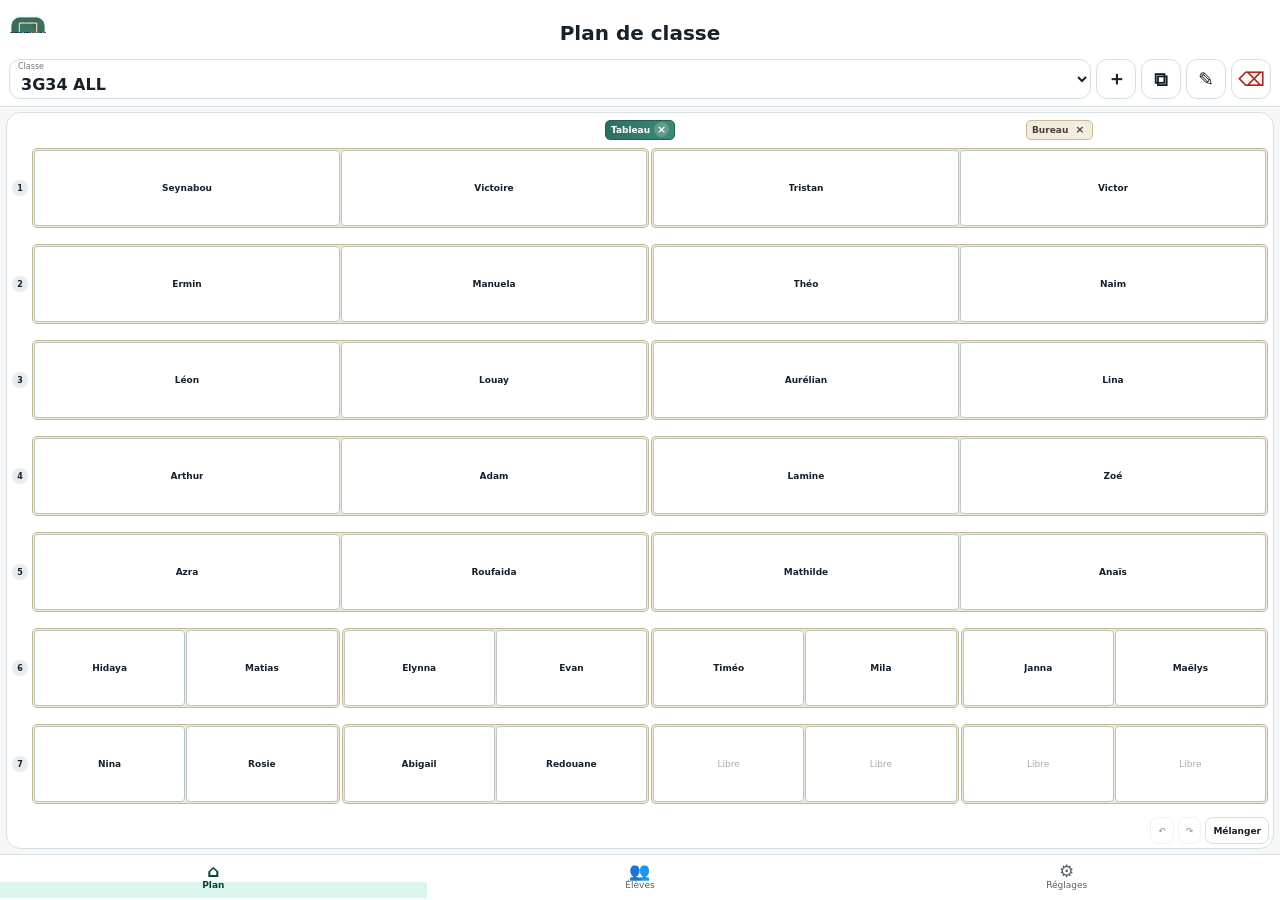
<file: class-plan-app/app/src/main/assets/index.html>
<!doctype html>
<html lang="fr">
<head>
<meta charset="utf-8">
<meta name="viewport" content="width=device-width,initial-scale=1,maximum-scale=1,user-scalable=no,viewport-fit=cover">
<title>Plan de classe</title>
<style>
:root{--g:#0b8977;--gd:#087163;--bg:#f5f7f8;--ink:#17212b;--mut:#717982;--line:#d7dfe3;--table:#eee8da;--tl:#c9b991;--boy:#eaf4ff;--boyb:#76aee8;--girl:#fff0f6;--girlb:#df8db1}*{box-sizing:border-box;-webkit-tap-highlight-color:transparent}html,body{margin:0;width:100%;height:100%;overflow:hidden;background:var(--bg);font-family:system-ui,-apple-system,Segoe UI,Roboto,Arial,sans-serif;color:var(--ink)}button,input,select{font:inherit;color:inherit}button{cursor:pointer}#app{height:100%;display:flex;flex-direction:column;min-height:0}.top{flex:0 0 auto;background:#fff;border-bottom:1px solid var(--line);padding:14px 9px 7px}.brand{position:relative;display:flex;align-items:center;justify-content:center;min-height:38px}.brand img{position:absolute;left:1px;width:36px;height:36px;border-radius:11px}.bt{font-size:20px;font-weight:900;line-height:1;text-align:center}.classbar{display:grid;grid-template-columns:minmax(0,1fr) repeat(4,40px);gap:5px;margin-top:7px}.selwrap{position:relative}.selwrap small{position:absolute;left:9px;top:3px;color:var(--mut);font-size:8px}.sel{width:100%;height:40px;border:1px solid var(--line);border-radius:11px;background:#fff;padding:13px 7px 2px;font-weight:800}.ib{height:40px;border:1px solid var(--line);border-radius:11px;background:#fff;font-size:19px;font-weight:850}.del{color:#b3261e}.main{flex:1;min-height:0;overflow:hidden;padding:5px 6px}.view{display:none;height:100%;min-height:0}.view.on{display:flex;flex-direction:column}.card{background:#fff;border:1px solid var(--line);border-radius:14px}.plan{height:100%;padding:4px;display:flex;flex-direction:column;min-height:0}.room{flex:1;min-height:0;display:flex;flex-direction:column;overflow:hidden;padding:1px}.rowsstack{flex:1;min-height:0;display:flex;flex-direction:column;justify-content:space-evenly;gap:1px}.row{flex:1;min-height:0;display:grid;grid-template-columns:17px minmax(0,1fr);gap:3px;align-items:center}.rn{width:16px;height:16px;border-radius:50%;background:#e6ecef;font-size:8px;font-weight:850;display:flex;align-items:center;justify-content:center}.tablegroups{display:flex;align-items:stretch;justify-content:space-between;gap:clamp(5px,2vw,13px);height:88%;min-width:0}.tgroup{display:grid;gap:2px;min-width:0}.desk{min-width:0;background:var(--table);border:1px solid var(--tl);border-radius:5px;padding:1px;display:grid;grid-template-columns:1fr 1fr;gap:1px;height:100%}.seat{min-width:0;min-height:15px;border:1px solid #bbc6cb;border-radius:4px;background:#fff;display:flex;align-items:center;justify-content:center;gap:2px;padding:1px 2px;font-size:clamp(6px,2.2vw,9px);font-weight:780;touch-action:none;user-select:none;overflow:hidden}.seat.boy{background:var(--boy);border-color:var(--boyb)}.seat.girl{background:var(--girl);border-color:var(--girlb)}.seat.empty{color:#a4abb0;font-weight:500}.seat.pick{outline:2px solid #d7a106}.seat.src{opacity:.35}.seat.target{outline:2px solid var(--g)}.seatname{min-width:0;overflow:hidden;text-overflow:ellipsis;white-space:nowrap}.seaticons{display:flex;gap:1px;flex:0 0 auto}.miniicon{width:9px;height:9px;display:inline-flex;align-items:center;justify-content:center}.miniicon svg{width:100%;height:100%;stroke:currentColor;fill:none;stroke-width:2;stroke-linecap:round;stroke-linejoin:round}.miniicon[data-tag="perturbateur"]{color:#d17a00}.miniicon[data-tag="bavard"]{color:#3e6ed8}.miniicon[data-tag="problematique"]{color:#c33}.miniicon[data-tag="silencieux"]{color:#607d6c}.miniicon[data-tag="handicap"]{color:#6a55b5}.landslot{flex:0 0 2px;display:grid;grid-template-columns:1fr 1fr 1fr;gap:3px;align-items:center;transition:min-height .12s,background .12s,border .12s}.landslot.has{flex-basis:23px;min-height:23px}.landcell{display:flex;justify-content:center;align-items:center;gap:3px;min-width:0}.land{height:20px;max-width:100%;border-radius:5px;display:flex;align-items:center;justify-content:center;gap:4px;padding:0 5px;font-size:9px;font-weight:850;touch-action:none;user-select:none}.land.board{background:linear-gradient(90deg,#2c6f62,#3c8a77);color:#fff;border:1px solid #225e53}.land.bureau{background:#f2ecdf;color:#4a4030;border:1px solid #cbbb98}.landx{border:0;background:#ffffff33;color:inherit;width:15px;height:15px;padding:0;border-radius:50%;font-size:11px;line-height:15px}.room.lmdrag .landslot{flex-basis:18px;min-height:18px;background:#effaf7;border:1px dashed #90cec1;border-radius:5px}.room.lmdrag .landslot.over{background:#dff5ef;border-color:var(--g)}.tools{display:flex;justify-content:flex-end;gap:4px;margin-top:3px}.b{height:27px;border:1px solid var(--line);border-radius:8px;background:#fff;padding:0 7px;font-size:9px;font-weight:760}.b:disabled{opacity:.4}.scroll{overflow:auto;padding-bottom:8px}.section{padding:9px;margin-bottom:6px}.section h2{font-size:14px;margin:0 0 6px}.section p,.small{font-size:9px;color:var(--mut);margin:3px 0 7px}.form{display:flex;gap:5px;margin:5px 0;align-items:center;flex-wrap:wrap}.inp{flex:1;min-width:0;height:35px;border:1px solid var(--line);border-radius:9px;background:#fff;padding:0 9px}.inp::placeholder{color:#9aa1a7}.pb,.ob{height:35px;border-radius:9px;font-weight:760;padding:0 10px}.pb{border:0;background:var(--g);color:#fff}.ob{border:1px solid var(--line);background:#fff}.genderpick{display:flex;gap:4px}.gbtn{height:35px;border-radius:9px;border:1px solid var(--line);background:#fff;padding:0 8px;font-size:10px;font-weight:800}.gbtn.boy.on{background:var(--boy);border-color:var(--boyb);color:#235e99}.gbtn.girl.on{background:var(--girl);border-color:var(--girlb);color:#974b70}.students{display:flex;flex-direction:column;gap:5px}.stu{border:1px solid var(--line);border-radius:10px;padding:5px;background:#fff}.stu.boy{background:linear-gradient(90deg,var(--boy),#fff 45%)}.stu.girl{background:linear-gradient(90deg,var(--girl),#fff 45%)}.stuhead{display:flex;gap:4px;align-items:center}.stuhead input{flex:1;min-width:0;border:0;background:transparent;outline:0;font-size:11px;font-weight:800;padding:5px}.x{border:0;background:transparent;color:#b3261e;font-size:14px}.stuctrl{display:flex;align-items:center;justify-content:space-between;gap:5px;margin-top:3px;flex-wrap:wrap}.genderdots{display:flex;gap:4px}.dot{width:25px;height:25px;border-radius:8px;border:1px solid var(--line);background:#fff;font-size:13px;font-weight:850}.dot.boy.on{background:var(--boy);border-color:var(--boyb);color:#235e99}.dot.girl.on{background:var(--girl);border-color:var(--girlb);color:#974b70}.tagset{display:flex;gap:3px;flex-wrap:wrap}.tagb{width:29px;height:25px;border:1px solid var(--line);border-radius:7px;background:#fff;padding:4px;color:#8b9297}.tagb svg{width:100%;height:100%;stroke:currentColor;fill:none;stroke-width:2;stroke-linecap:round;stroke-linejoin:round}.tagb.on[data-tag="perturbateur"]{color:#d17a00;background:#fff3dd;border-color:#e7b86b}.tagb.on[data-tag="bavard"]{color:#3e6ed8;background:#eef3ff;border-color:#9fb7f0}.tagb.on[data-tag="problematique"]{color:#c33;background:#fff0f0;border-color:#eba2a2}.tagb.on[data-tag="silencieux"]{color:#607d6c;background:#edf5f0;border-color:#a5c0b1}.tagb.on[data-tag="handicap"]{color:#6a55b5;background:#f2efff;border-color:#b5a9e3}.cfg{display:grid;grid-template-columns:1fr auto;gap:6px;align-items:center;padding:6px 0;border-top:1px solid #edf0f2;font-size:11px}.step{display:flex;align-items:center;gap:5px}.step button{width:27px;height:27px;border:1px solid var(--line);border-radius:7px;background:#fff;font-weight:900}.step span{min-width:25px;text-align:center;font-weight:850}.rowcfg{padding:7px 0;border-top:1px solid #edf0f2}.rowcfgtop{display:grid;grid-template-columns:1fr auto;gap:6px;align-items:center;font-size:11px}.distrow{display:grid;grid-template-columns:auto 1fr;gap:6px;align-items:center;margin-top:5px;font-size:10px;color:var(--mut)}.dist{height:31px;border:1px solid var(--line);border-radius:8px;padding:0 8px;font-weight:800;color:var(--ink)}.objbuttons{display:flex;gap:5px;flex-wrap:wrap}.statuslegend{display:grid;grid-template-columns:repeat(2,minmax(0,1fr));gap:4px;margin-top:7px}.legenditem{display:flex;align-items:center;gap:5px;font-size:9px;color:var(--mut)}.legenditem .tagb{pointer-events:none;flex:0 0 auto}.foot{flex:0 0 46px;background:#fff;border-top:1px solid var(--line);display:grid;grid-template-columns:repeat(3,1fr);padding-bottom:max(2px,env(safe-area-inset-bottom))}.nav{border:0;background:transparent;font-size:9px;color:#55616a;display:flex;flex-direction:column;align-items:center;justify-content:center;gap:1px}.nav span:first-child{font-size:17px;line-height:16px}.nav.on{color:#064239;font-weight:800;background:linear-gradient(180deg,transparent 0 62%,#dcf5ef 62%)}.modalbg{position:fixed;inset:0;background:#0006;display:none;align-items:center;justify-content:center;z-index:1000;padding:18px 12px 70px}.modalbg.on{display:flex}.modal{width:min(430px,100%);background:#fff;border-radius:17px;padding:14px}.modal h3{font-size:15px;margin:0 0 8px}.mb{display:flex;justify-content:flex-end;gap:6px;margin-top:8px}.ghost{position:fixed;z-index:2000;display:none;pointer-events:none;transform:translate(-50%,-50%);padding:5px 8px;border:2px solid var(--g);border-radius:7px;background:#fff;font-size:11px;font-weight:800}.toast{position:fixed;left:50%;bottom:58px;transform:translateX(-50%);background:#17212b;color:#fff;border-radius:15px;padding:6px 10px;font-size:10px;opacity:0;z-index:3000;white-space:nowrap}.toast.on{opacity:1}@media(max-height:700px){.top{padding-top:9px;padding-bottom:4px}.brand{min-height:31px}.brand img{width:31px;height:31px}.bt{font-size:17px}.classbar{margin-top:4px}.sel,.ib{height:35px}.main{padding-top:3px}.foot{height:39px;flex-basis:39px}.landslot.has{flex-basis:19px;min-height:19px}.land{height:17px}.tools .b{height:23px}.seat{min-height:12px}}
</style>
</head>
<body>
<div id="app"><header class="top"><div class="brand"><img src="app_icon.png" alt=""><div class="bt">Plan de classe</div></div><div class="classbar"><div class="selwrap"><small>Classe</small><select id="classSel" class="sel"></select></div><button id="newC" class="ib" title="Nouvelle classe">＋</button><button id="dupC" class="ib" title="Dupliquer">⧉</button><button id="renC" class="ib" title="Renommer">✎</button><button id="delC" class="ib del" title="Supprimer">⌫</button></div></header><main class="main"><section id="v-plan" class="view on"><div class="card plan"><div id="room" class="room"></div><div class="tools"><button id="undo" class="b">↶</button><button id="redo" class="b">↷</button><button id="mix" class="b">Mélanger</button></div></div></section><section id="v-students" class="view scroll"><div class="card section"><h2>Élèves — <span id="cname"></span></h2><div class="form"><input id="newS" class="inp" placeholder="Nom"><div class="genderpick"><button id="newBoy" class="gbtn boy">Garçon</button><button id="newGirl" class="gbtn girl">Fille</button></div><button id="addS" class="pb">Ajouter</button></div><div id="students" class="students"></div></div></section><section id="v-config" class="view scroll"><div class="card section"><h2>Disposition</h2><div class="cfg"><b>Nombre de rangées</b><div class="step"><button id="rmRow">−</button><span id="rowN"></span><button id="addRow">＋</button></div></div><div id="rowCfg"></div></div><div class="card section"><h2>Tableau et bureau</h2><p>Dans le plan, glisse le Tableau ou le Bureau à l’endroit voulu. × permet de le supprimer.</p><div id="objButtons" class="objbuttons"></div></div><div class="card section"><h2>Icônes élèves</h2><div id="statusLegend" class="statuslegend"></div></div></section></main><footer class="foot"><button class="nav on" data-v="plan"><span>⌂</span>Plan</button><button class="nav" data-v="students"><span>👥</span>Élèves</button><button class="nav" data-v="config"><span>⚙</span>Réglages</button></footer></div><div id="ghost" class="ghost"></div><div id="toast" class="toast"></div><div id="modalbg" class="modalbg"><div class="modal"><h3 id="mt"></h3><input id="mi" class="inp" style="width:100%"><div class="mb"><button id="mc" class="ob">Annuler</button><button id="mo" class="pb">Valider</button></div></div></div>
<script>
const NAMES=["Seynabou","Victoire","Tristan","Victor","Ermin","Manuela","Théo","Naim","Léon","Louay","Aurélian","Lina","Arthur","Adam","Lamine","Zoé","Azra","Roufaida","Mathilde","Anaïs","Hidaya","Matias","Elynna","Evan","Timéo","Mila","Janna","Maëlys","Nina","Rosie","Abigail","Redouane"];const INIT_ROWS=[[2],[2],[2],[2],[2],[4],[4]],KEY='plan-classe-v4';const TAGS=[['perturbateur','Perturbateur'],['bavard','Bavard'],['problematique','Problématique'],['silencieux','Silencieux'],['handicap','Handicap']];const SVG={perturbateur:'<svg viewBox="0 0 24 24"><path d="M13 2 5 14h6l-1 8 9-13h-6z"/></svg>',bavard:'<svg viewBox="0 0 24 24"><path d="M4 5h16v11H9l-5 4z"/><path d="M8 9h8M8 12h5"/></svg>',problematique:'<svg viewBox="0 0 24 24"><path d="M12 3 22 20H2z"/><path d="M12 9v5M12 17h.01"/></svg>',silencieux:'<svg viewBox="0 0 24 24"><path d="M4 9h4l5-4v14l-5-4H4z"/><path d="m17 9 5 6M22 9l-5 6"/></svg>',handicap:'<svg viewBox="0 0 24 24"><circle cx="10" cy="4" r="2"/><path d="M9 8v6h6l3 6M9 11h5M9 14a5 5 0 1 0 4 5"/></svg>'};let S=load(),pick=null,seatDrag=null,landDrag=null,H=[],F=[],resolver=null,newGender='';function uid(){return Math.random().toString(36).slice(2)+Date.now().toString(36)}function mkStudent(name,gender=''){return{id:uid(),name,gender,tags:[]}}function defaultClass(){let students=NAMES.map(n=>mkStudent(n)),seats=[],capacity=INIT_ROWS.flat().reduce((a,b)=>a+b,0)*2;for(let i=0;i<capacity;i++)seats.push(students[i]?.id||null);return{id:uid(),name:'3G34 ALL',rows:INIT_ROWS.map(x=>[...x]),students,seats,landmarks:{tableau:{visible:true,slot:0,align:'center'},bureau:{visible:true,slot:0,align:'right'}}}}function load(){try{let x=JSON.parse(localStorage.getItem(KEY));if(x&&x.classes?.length)return x}catch(e){}return{cur:null,classes:[defaultClass()]}}if(!S.cur)S.cur=S.classes[0].id;function save(){localStorage.setItem(KEY,JSON.stringify(S))}function C(){return S.classes.find(x=>x.id===S.cur)||S.classes[0]}function rowTables(row){return row.reduce((a,b)=>a+b,0)}function cap(c=C()){return c.rows.reduce((a,r)=>a+rowTables(r)*2,0)}function norm(c=C()){let n=cap(c);if(c.seats.length<n)while(c.seats.length<n)c.seats.push(null);else if(c.seats.length>n)c.seats.length=n;if(!c.landmarks)c.landmarks={tableau:{visible:true,slot:0,align:'center'},bureau:{visible:true,slot:0,align:'right'}};['tableau','bureau'].forEach(k=>{if(!c.landmarks[k])c.landmarks[k]={visible:true,slot:0,align:k==='tableau'?'center':'right'};c.landmarks[k].slot=Math.max(0,Math.min(c.rows.length,c.landmarks[k].slot||0))})}function snap(){H.push(JSON.stringify(S));if(H.length>50)H.shift();F=[]}function restore(s){S=JSON.parse(s);save();render()}function toast(t){let e=document.getElementById('toast');e.textContent=t;e.classList.add('on');clearTimeout(toast.t);toast.t=setTimeout(()=>e.classList.remove('on'),1300)}function studentById(id,c=C()){return c.students.find(s=>s.id===id)}function unseated(c=C()){let used=new Set(c.seats.filter(Boolean));return c.students.filter(s=>!used.has(s.id))}function render(){norm();renderClasses();renderPlan();renderStudents();renderCfg();save()}function renderClasses(){let s=document.getElementById('classSel');s.innerHTML='';S.classes.forEach(c=>{let o=document.createElement('option');o.value=c.id;o.textContent=c.name;s.appendChild(o)});s.value=S.cur;document.getElementById('delC').disabled=S.classes.length<2}function iconSpan(tag){let sp=document.createElement('span');sp.className='miniicon';sp.dataset.tag=tag;sp.innerHTML=SVG[tag];return sp}function makeLandCell(){let c=document.createElement('div');c.className='landcell';return c}function renderLandslot(c,slot){let lane=document.createElement('div');lane.className='landslot';lane.dataset.slot=slot;let cells=[makeLandCell(),makeLandCell(),makeLandCell()];lane.append(...cells);let count=0;for(let id of ['tableau','bureau']){let o=c.landmarks[id];if(!o.visible||o.slot!==slot)continue;count++;let el=document.createElement('div');el.className='land '+(id==='tableau'?'board':'bureau');el.dataset.land=id;el.innerHTML=`<span>${id==='tableau'?'Tableau':'Bureau'}</span><button class="landx" aria-label="Supprimer">×</button>`;el.querySelector('.landx').onclick=e=>{e.stopPropagation();snap();o.visible=false;save();render()};el.onpointerdown=e=>landDown(e,id);let ci=o.align==='left'?0:o.align==='right'?2:1;cells[ci].appendChild(el)}if(count)lane.classList.add('has');return lane}function renderPlan(){let c=C();norm(c);let room=document.getElementById('room');room.innerHTML='';room.classList.remove('lmdrag');let stack=document.createElement('div');stack.className='rowsstack';let k=0;for(let r=0;r<c.rows.length;r++){stack.appendChild(renderLandslot(c,r));let row=document.createElement('div');row.className='row';let rn=document.createElement('div');rn.className='rn';rn.textContent=r+1;let groups=document.createElement('div');groups.className='tablegroups';for(let gi=0;gi<c.rows[r].length;gi++){let gcount=c.rows[r][gi],g=document.createElement('div');g.className='tgroup';g.style.gridTemplateColumns=`repeat(${gcount},minmax(0,1fr))`;g.style.flex=`${gcount} 1 0`;for(let t=0;t<gcount;t++){let desk=document.createElement('div');desk.className='desk';for(let j=0;j<2;j++){let idx=k++,sid=c.seats[idx],st=sid?studentById(sid,c):null,e=document.createElement('div');e.className='seat'+(!st?' empty':'')+(st?.gender==='boy'?' boy':'')+(st?.gender==='girl'?' girl':'')+(pick===idx?' pick':'');e.dataset.i=idx;if(st){let nm=document.createElement('span');nm.className='seatname';nm.textContent=st.name;e.appendChild(nm);if(st.tags?.length){let icons=document.createElement('span');icons.className='seaticons';st.tags.slice(0,3).forEach(tag=>icons.appendChild(iconSpan(tag)));e.appendChild(icons)}}else e.textContent='Libre';e.title=st?st.name:'Libre';e.onpointerdown=seatDown;e.onclick=seatClick;desk.appendChild(e)}g.appendChild(desk)}groups.appendChild(g)}row.append(rn,groups);stack.appendChild(row)}stack.appendChild(renderLandslot(c,c.rows.length));room.appendChild(stack);document.getElementById('undo').disabled=!H.length;document.getElementById('redo').disabled=!F.length}function seatSwap(a,b){let c=C();[c.seats[a],c.seats[b]]=[c.seats[b],c.seats[a]];pick=null;save();renderPlan()}function seatClick(e){if(seatDrag?.moved)return;let i=+e.currentTarget.dataset.i;if(pick===null){pick=i;renderPlan()}else if(pick===i){pick=null;renderPlan()}else{snap();seatSwap(pick,i)}}function seatDown(e){if(e.button!==undefined&&e.button!==0)return;let el=e.currentTarget;seatDrag={i:+el.dataset.i,p:e.pointerId,x:e.clientX,y:e.clientY,moved:false,target:null};el.setPointerCapture?.(e.pointerId);el.addEventListener('pointermove',seatMove);el.addEventListener('pointerup',seatUp,{once:true});el.addEventListener('pointercancel',seatUp,{once:true})}function seatMove(e){if(!seatDrag||e.pointerId!==seatDrag.p)return;if(!seatDrag.moved&&Math.hypot(e.clientX-seatDrag.x,e.clientY-seatDrag.y)<7)return;seatDrag.moved=true;e.preventDefault();document.querySelector(`.seat[data-i="${seatDrag.i}"]`)?.classList.add('src');let gh=document.getElementById('ghost'),st=studentById(C().seats[seatDrag.i]);gh.style.display='block';gh.style.left=e.clientX+'px';gh.style.top=e.clientY+'px';gh.textContent=st?.name||'Libre';document.querySelectorAll('.seat.target').forEach(x=>x.classList.remove('target'));let t=document.elementFromPoint(e.clientX,e.clientY)?.closest('.seat');seatDrag.target=t?+t.dataset.i:null;if(t&&seatDrag.target!==seatDrag.i)t.classList.add('target')}function seatUp(e){let d=seatDrag;if(!d)return;e.currentTarget.removeEventListener('pointermove',seatMove);document.getElementById('ghost').style.display='none';document.querySelectorAll('.seat').forEach(x=>x.classList.remove('src','target'));seatDrag=null;if(d.moved&&d.target!==null&&d.target!==d.i){snap();seatSwap(d.i,d.target)}}function landDown(e,id){if(e.target.closest('.landx'))return;let el=e.currentTarget;landDrag={id,p:e.pointerId,x:e.clientX,y:e.clientY,moved:false,target:null};el.setPointerCapture?.(e.pointerId);el.addEventListener('pointermove',landMove);el.addEventListener('pointerup',landUp,{once:true});el.addEventListener('pointercancel',landUp,{once:true})}function landMove(e){if(!landDrag||e.pointerId!==landDrag.p)return;if(!landDrag.moved&&Math.hypot(e.clientX-landDrag.x,e.clientY-landDrag.y)<6)return;landDrag.moved=true;e.preventDefault();let room=document.getElementById('room');room.classList.add('lmdrag');let gh=document.getElementById('ghost');gh.style.display='block';gh.style.left=e.clientX+'px';gh.style.top=e.clientY+'px';gh.textContent=landDrag.id==='tableau'?'Tableau':'Bureau';document.querySelectorAll('.landslot.over').forEach(x=>x.classList.remove('over'));let lane=document.elementFromPoint(e.clientX,e.clientY)?.closest('.landslot');if(lane){lane.classList.add('over');landDrag.target=+lane.dataset.slot}else landDrag.target=null}function landUp(e){let d=landDrag;if(!d)return;e.currentTarget.removeEventListener('pointermove',landMove);document.getElementById('ghost').style.display='none';document.getElementById('room').classList.remove('lmdrag');document.querySelectorAll('.landslot.over').forEach(x=>x.classList.remove('over'));landDrag=null;if(d.moved&&d.target!==null){let c=C(),o=c.landmarks[d.id];snap();o.slot=d.target;let room=document.getElementById('room').getBoundingClientRect(),third=room.width/3,x=e.clientX-room.left;o.align=x<third?'left':x>2*third?'right':'center';save();renderPlan()}}function renderStudents(){let c=C();document.getElementById('cname').textContent=c.name;let box=document.getElementById('students');box.innerHTML='';let arr=[...c.students].sort((a,b)=>a.name.localeCompare(b.name,'fr'));arr.forEach(st=>{let d=document.createElement('div');d.className='stu'+(st.gender==='boy'?' boy':'')+(st.gender==='girl'?' girl':'');let h=document.createElement('div');h.className='stuhead';let inp=document.createElement('input');inp.value=st.name;inp.placeholder='Nom';inp.onchange=()=>{let v=inp.value.trim();if(!v){inp.value=st.name;return}snap();st.name=v;save();renderPlan()};let x=document.createElement('button');x.className='x';x.textContent='⌫';x.onclick=()=>delStudent(st.id);h.append(inp,x);let ctrl=document.createElement('div');ctrl.className='stuctrl',genders=document.createElement('div');genders.className='genderdots';[['boy','♂','Garçon'],['girl','♀','Fille']].forEach(([g,sym,title])=>{let b=document.createElement('button');b.className='dot '+g+(st.gender===g?' on':'');b.textContent=sym;b.title=title;b.onclick=()=>{snap();st.gender=st.gender===g?'':g;save();renderStudents();renderPlan()};genders.appendChild(b)});let tags=document.createElement('div');tags.className='tagset';TAGS.forEach(([tag,label])=>{let b=document.createElement('button');b.className='tagb'+(st.tags?.includes(tag)?' on':'');b.dataset.tag=tag;b.title=label;b.innerHTML=SVG[tag];b.onclick=()=>{snap();st.tags=st.tags||[];let i=st.tags.indexOf(tag);if(i>=0)st.tags.splice(i,1);else st.tags.push(tag);save();renderStudents();renderPlan()};tags.appendChild(b)});ctrl.append(genders,tags);d.append(h,ctrl);box.appendChild(d)});let u=unseated(c).length;if(u){let p=document.createElement('div');p.className='small';p.textContent=u+' élève'+(u>1?'s':'')+' sans place dans le plan.';box.prepend(p)}}function delStudent(id){let c=C(),st=studentById(id,c);if(!st)return;if(!confirm('Supprimer '+st.name+' ?'))return;snap();c.students=c.students.filter(s=>s.id!==id);c.seats=c.seats.map(x=>x===id?null:x);save();render()}function setNewGender(g){newGender=newGender===g?'':g;document.getElementById('newBoy').classList.toggle('on',newGender==='boy');document.getElementById('newGirl').classList.toggle('on',newGender==='girl')}function addStudent(){let c=C(),inp=document.getElementById('newS'),name=inp.value.trim();if(!name)return;let st=mkStudent(name,newGender);snap();c.students.push(st);let i=c.seats.indexOf(null);if(i>=0)c.seats[i]=st.id;else toast('Élève ajouté sans place');inp.value='';setNewGender('');save();render()}function renderCfg(){let c=C();document.getElementById('rowN').textContent=c.rows.length;let box=document.getElementById('rowCfg');box.innerHTML='';c.rows.forEach((groups,r)=>{let total=rowTables(groups),d=document.createElement('div');d.className='rowcfg';let top=document.createElement('div');top.className='rowcfgtop';let label=document.createElement('b');label.textContent='Rang '+(r+1);let step=document.createElement('div');step.className='step';let minus=document.createElement('button');minus.textContent='−';minus.onclick=()=>changeTables(r,-1);let span=document.createElement('span');span.textContent=total+' table'+(total>1?'s':'');span.style.minWidth='58px';let plus=document.createElement('button');plus.textContent='＋';plus.onclick=()=>changeTables(r,1);step.append(minus,span,plus);top.append(label,step);let dr=document.createElement('div');dr.className='distrow';let dl=document.createElement('span');dl.textContent='Répartition';let input=document.createElement('input');input.className='dist';input.value=groups.join('-');input.placeholder='ex. 3-2-3';input.onchange=()=>applyDistribution(r,input.value,input);dr.append(dl,input);d.append(top,dr);box.appendChild(d)});let ob=document.getElementById('objButtons');ob.innerHTML='';[['tableau','Tableau'],['bureau','Bureau']].forEach(([id,label])=>{let o=c.landmarks[id],b=document.createElement('button');b.className=o.visible?'ob':'pb';b.textContent=o.visible?label+' présent':'＋ Ajouter '+label;b.onclick=()=>{snap();o.visible=!o.visible;if(o.visible){o.slot=0;o.align=id==='tableau'?'center':'right'}save();render()};ob.appendChild(b)});let leg=document.getElementById('statusLegend');leg.innerHTML='';TAGS.forEach(([tag,label])=>{let item=document.createElement('div');item.className='legenditem';let b=document.createElement('span');b.className='tagb on';b.dataset.tag=tag;b.innerHTML=SVG[tag];let t=document.createElement('span');t.textContent=label;item.append(b,t);leg.appendChild(item)})}function applyDistribution(r,val,input){let parts=val.trim().split(/[-–—,\s]+/).filter(Boolean).map(Number);if(!parts.length||parts.some(x=>!Number.isInteger(x)||x<1||x>12)||parts.reduce((a,b)=>a+b,0)>16){input.value=C().rows[r].join('-');toast('Répartition invalide');return}snap();C().rows[r]=parts;norm();save();render()}function changeTables(r,delta){let row=C().rows[r];snap();if(delta>0)row[row.length-1]++;else{let total=rowTables(row);if(total<=1){H.pop();return}if(row[row.length-1]>1)row[row.length-1]--;else row.pop()}norm();save();render()}function changeRows(delta){let c=C(),n=c.rows.length+delta;if(n<1||n>12)return;snap();if(delta>0)c.rows.push([2]);else c.rows.pop();norm();save();render()}function showView(v){document.querySelectorAll('.view').forEach(x=>x.classList.toggle('on',x.id==='v-'+v));document.querySelectorAll('.nav').forEach(x=>x.classList.toggle('on',x.dataset.v===v));if(v==='plan')renderPlan();if(v==='students')renderStudents();if(v==='config')renderCfg()}function ask(title,value=''){return new Promise(res=>{resolver=res;document.getElementById('mt').textContent=title;let i=document.getElementById('mi');i.value=value;document.getElementById('modalbg').classList.add('on');setTimeout(()=>{i.focus();i.select()},120)})}function closeAsk(v){document.getElementById('modalbg').classList.remove('on');let r=resolver;resolver=null;if(r)r(v)}async function newClass(){let n=(await ask('Nom de la classe','Nouvelle classe'))?.trim();if(!n)return;let c={id:uid(),name:n,rows:INIT_ROWS.map(x=>[...x]),students:[],seats:new Array(INIT_ROWS.flat().reduce((a,b)=>a+b,0)*2).fill(null),landmarks:{tableau:{visible:true,slot:0,align:'center'},bureau:{visible:true,slot:0,align:'right'}}};snap();S.classes.push(c);S.cur=c.id;save();render()}async function renameClass(){let c=C(),n=(await ask('Renommer la classe',c.name))?.trim();if(!n)return;snap();c.name=n;save();render()}function duplicateClass(){let src=C(),c=JSON.parse(JSON.stringify(src));c.id=uid();c.name=src.name+' copie';c.students.forEach(s=>{let old=s.id;s.id=uid();c.seats=c.seats.map(x=>x===old?s.id:x)});snap();S.classes.push(c);S.cur=c.id;save();render()}function deleteClass(){if(S.classes.length<2)return;let c=C();if(!confirm('Supprimer la classe '+c.name+' ?'))return;snap();S.classes=S.classes.filter(x=>x.id!==c.id);S.cur=S.classes[0].id;save();render()}function mix(){let c=C();snap();let ids=c.students.map(s=>s.id);for(let i=ids.length-1;i>0;i--){let j=Math.floor(Math.random()*(i+1));[ids[i],ids[j]]=[ids[j],ids[i]]}c.seats=c.seats.map((_,i)=>ids[i]||null);save();renderPlan()}document.querySelectorAll('.nav').forEach(b=>b.onclick=()=>showView(b.dataset.v));document.getElementById('classSel').onchange=e=>{S.cur=e.target.value;pick=null;save();render()};document.getElementById('newC').onclick=newClass;document.getElementById('dupC').onclick=duplicateClass;document.getElementById('renC').onclick=renameClass;document.getElementById('delC').onclick=deleteClass;document.getElementById('newBoy').onclick=()=>setNewGender('boy');document.getElementById('newGirl').onclick=()=>setNewGender('girl');document.getElementById('addS').onclick=addStudent;document.getElementById('newS').onkeydown=e=>{if(e.key==='Enter')addStudent()};document.getElementById('rmRow').onclick=()=>changeRows(-1);document.getElementById('addRow').onclick=()=>changeRows(1);document.getElementById('mix').onclick=mix;document.getElementById('undo').onclick=()=>{if(!H.length)return;F.push(JSON.stringify(S));restore(H.pop())};document.getElementById('redo').onclick=()=>{if(!F.length)return;H.push(JSON.stringify(S));restore(F.pop())};document.getElementById('mc').onclick=()=>closeAsk(null);document.getElementById('mo').onclick=()=>closeAsk(document.getElementById('mi').value);document.getElementById('mi').onkeydown=e=>{if(e.key==='Enter')closeAsk(e.target.value)};document.getElementById('modalbg').onclick=e=>{if(e.target.id==='modalbg')closeAsk(null)};render();
</script>
</body>
</html>
</file>
